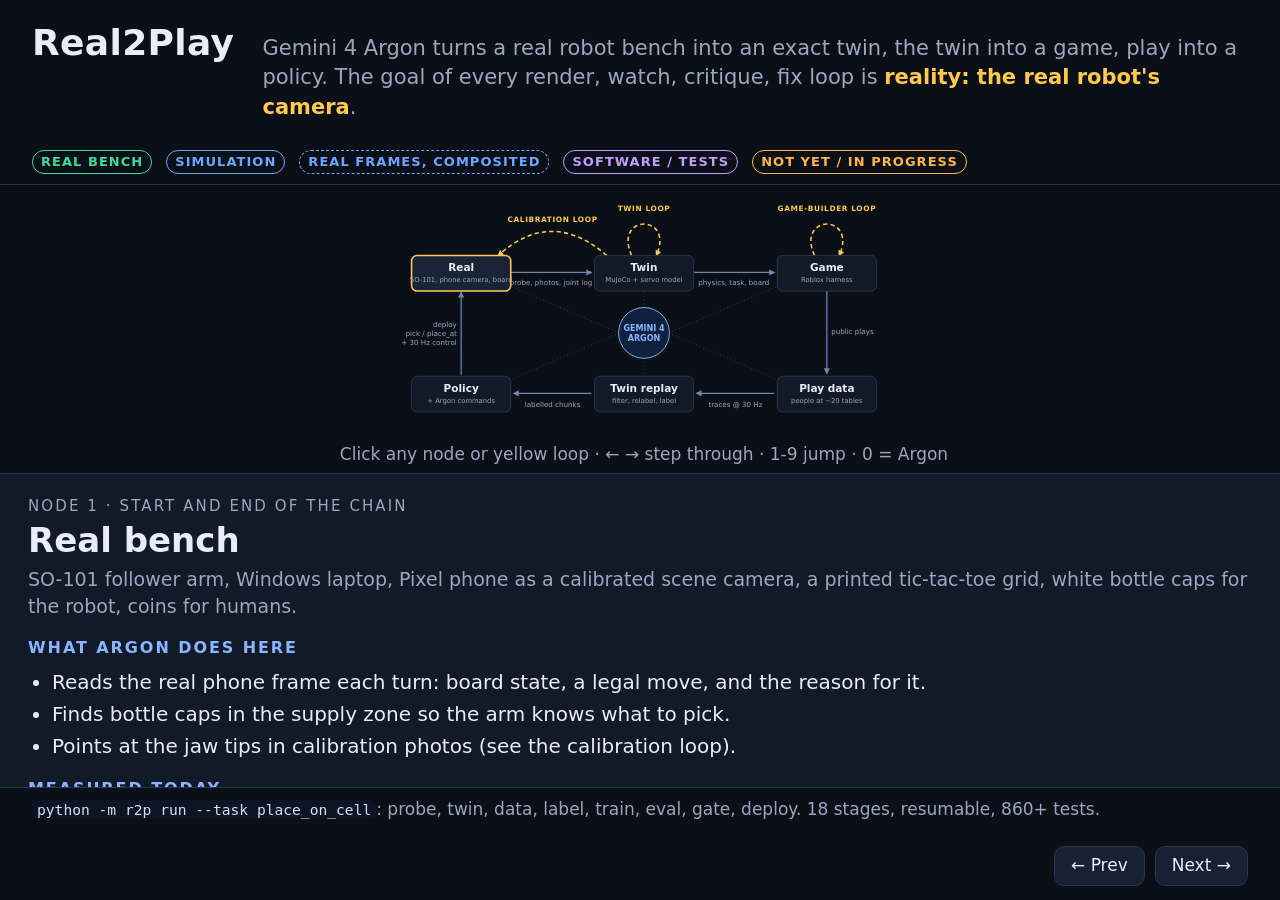
<file: docs/architecture.html>
<!doctype html>
<html lang="en">
<head>
<meta charset="utf-8">
<meta name="viewport" content="width=device-width, initial-scale=1">
<title>Real2Play Architecture</title>
<style>
  :root {
    --bg: #0b0f17;
    --panel: #121927;
    --panel-2: #182133;
    --line: #2a3650;
    --text: #e8edf7;
    --muted: #9aa7bf;
    --chain: #6f86b3;
    --loop: #ffc94d;
    --argon: #8ab4ff;
    --accent: #ffc94d;
    --real: #3ddc97;
    --sim: #6aa8ff;
    --pending: #ffb547;
    --soft: #c49bff;
  }
  * { box-sizing: border-box; }
  html, body { margin: 0; height: 100%; }
  body {
    background: var(--bg);
    color: var(--text);
    font-family: "Segoe UI", system-ui, -apple-system, Roboto, "Helvetica Neue", Arial, sans-serif;
    font-size: 20px;
    line-height: 1.4;
    display: grid;
    grid-template-rows: auto 1fr auto;
    min-height: 100vh;
  }
  header {
    display: flex; align-items: baseline; gap: 28px; flex-wrap: wrap;
    padding: 18px 32px 10px;
    border-bottom: 1px solid var(--line);
  }
  header h1 { margin: 0; font-size: 36px; letter-spacing: 0.01em; }
  header .tag { color: var(--muted); font-size: 21px; flex: 1 1 520px; }
  header .tag b { color: var(--loop); font-weight: 600; }
  .legend { display: flex; gap: 14px; flex-wrap: wrap; font-size: 16px; }
  main {
    display: grid;
    grid-template-columns: minmax(0, 1fr) 600px;
    gap: 0;
    min-height: 0;
  }
  #diagram { padding: 10px 16px 6px 24px; display: flex; flex-direction: column; justify-content: center; min-height: 0; }
  #diagram .hint { color: var(--muted); font-size: 17px; text-align: center; margin-top: 6px; }
  #diagram svg { width: 100%; height: auto; max-height: calc(100vh - 190px); display: block; }
  aside {
    background: var(--panel);
    border-left: 1px solid var(--line);
    padding: 22px 28px 20px;
    overflow-y: auto;
    max-height: calc(100vh - 120px);
  }
  aside .kind { font-size: 15px; letter-spacing: 0.14em; text-transform: uppercase; color: var(--muted); }
  aside h2 { margin: 4px 0 6px; font-size: 34px; line-height: 1.15; }
  aside .sub { color: var(--muted); margin: 0 0 14px; font-size: 19px; }
  aside h3 { margin: 18px 0 8px; font-size: 16px; letter-spacing: 0.12em; text-transform: uppercase; color: var(--argon); }
  aside h3.loop { color: var(--loop); }
  aside p { margin: 0 0 8px; }
  aside ol, aside ul { margin: 0; padding-left: 24px; }
  aside li { margin: 4px 0; }
  .metrics { list-style: none; padding: 0 !important; margin: 0; }
  .metrics li {
    display: grid; grid-template-columns: auto 1fr; gap: 12px; align-items: baseline;
    background: var(--panel-2); border: 1px solid var(--line); border-radius: 10px;
    padding: 9px 12px; margin: 7px 0;
  }
  .metrics .n { font-weight: 650; color: var(--text); }
  .chip {
    display: inline-block; font-size: 13px; font-weight: 700; letter-spacing: 0.08em;
    padding: 2px 8px; border-radius: 999px; border: 1px solid currentColor; white-space: nowrap;
  }
  .chip.real { color: var(--real); }
  .chip.sim { color: var(--sim); }
  .chip.pending { color: var(--pending); }
  .chip.soft { color: var(--soft); }
  .chip.comp { color: var(--sim); border-style: dashed; }
  code { font-family: Consolas, "Cascadia Mono", Menlo, monospace; font-size: 0.86em; color: #cfe0ff; background: #0e1522; padding: 1px 5px; border-radius: 5px; }
  .code { color: var(--muted); font-size: 16px; margin-top: 14px; }
  footer {
    display: flex; gap: 24px; align-items: center; flex-wrap: wrap;
    padding: 10px 32px 14px; border-top: 1px solid var(--line); color: var(--muted); font-size: 17px;
  }
  footer .nav { margin-left: auto; display: flex; gap: 10px; }
  button {
    font: inherit; font-size: 17px; color: var(--text); background: var(--panel-2);
    border: 1px solid var(--line); border-radius: 10px; padding: 7px 16px; cursor: pointer;
  }
  button:hover, button:focus-visible { border-color: var(--accent); outline: none; }

  /* SVG */
  .node rect, .node circle { fill: var(--panel); stroke: var(--line); stroke-width: 3; transition: stroke 0.2s, fill 0.2s; }
  .node text { fill: var(--text); pointer-events: none; }
  .node .t { font-size: 34px; font-weight: 700; }
  .node .s { font-size: 22px; fill: var(--muted); }
  .node { cursor: pointer; }
  .node:hover rect, .node:hover circle, .node:focus-visible rect, .node:focus-visible circle { stroke: var(--accent); }
  .node.sel rect, .node.sel circle { stroke: var(--accent); stroke-width: 5; fill: #1b2436; }
  .node.argon circle { fill: #10213f; stroke: var(--argon); }
  .node.argon .t { fill: var(--argon); font-size: 26px; }
  .node.argon.sel circle { stroke: var(--accent); }
  .chain { stroke: var(--chain); stroke-width: 4; fill: none; }
  .chainlbl { fill: var(--muted); font-size: 23px; }
  .spoke { stroke: var(--argon); stroke-width: 2; stroke-dasharray: 3 9; opacity: 0.45; fill: none; }
  .loop path.arc { stroke: var(--loop); stroke-width: 5; fill: none; stroke-dasharray: 14 10; animation: flow 1.2s linear infinite; }
  .loop path.hit { stroke: transparent; stroke-width: 44; fill: none; }
  .loop text { fill: var(--loop); font-size: 24px; font-weight: 700; letter-spacing: 0.08em; pointer-events: none; }
  .loop { cursor: pointer; }
  .loop.sel path.arc { stroke-width: 8; filter: drop-shadow(0 0 8px rgba(255, 201, 77, 0.8)); }
  .loop:hover path.arc, .loop:focus-visible path.arc { stroke-width: 7; }
  .node:focus, .loop:focus { outline: none; }
  @keyframes flow { to { stroke-dashoffset: -24; } }
  @media (prefers-reduced-motion: reduce) { .loop path.arc { animation: none; } }
  @media (max-width: 1300px) {
    main { grid-template-columns: 1fr; }
    aside { max-height: none; border-left: 0; border-top: 1px solid var(--line); }
  }
</style>
</head>
<body>
<header>
  <h1>Real2Play</h1>
  <div class="tag">Gemini 4 Argon turns a real robot bench into an exact twin, the twin into a game, play into a policy.
    The goal of every render, watch, critique, fix loop is <b>reality: the real robot's camera</b>.</div>
  <div class="legend">
    <span class="chip real">REAL BENCH</span>
    <span class="chip sim">SIMULATION</span>
    <span class="chip comp">REAL FRAMES, COMPOSITED</span>
    <span class="chip soft">SOFTWARE / TESTS</span>
    <span class="chip pending">NOT YET / IN PROGRESS</span>
  </div>
</header>

<main>
  <div id="diagram">
    <svg viewBox="0 0 1600 780" role="img" aria-labelledby="svgtitle">
      <title id="svgtitle">Chain: Real, Twin, Game, Play data, Twin replay, Policy with Gemini commands, back to Real. Argon at the centre; three highlighted loops.</title>
      <defs>
        <marker id="ah" viewBox="0 0 10 10" refX="8" refY="5" markerWidth="5" markerHeight="5" orient="auto-start-reverse">
          <path d="M0,0 L10,5 L0,10 z" fill="#6f86b3"/>
        </marker>
        <marker id="ahl" viewBox="0 0 10 10" refX="8" refY="5" markerWidth="4" markerHeight="4" orient="auto-start-reverse">
          <path d="M0,0 L10,5 L0,10 z" fill="#ffc94d"/>
        </marker>
      </defs>

      <!-- Argon spokes (drawn first, under everything) -->
      <g id="spokes">
        <path class="spoke" d="M720 445 L360 290"/>
        <path class="spoke" d="M800 365 L800 310"/>
        <path class="spoke" d="M880 445 L1240 290"/>
        <path class="spoke" d="M880 445 L1240 600"/>
        <path class="spoke" d="M800 525 L800 580"/>
        <path class="spoke" d="M720 445 L360 600"/>
      </g>

      <!-- Chain arrows -->
      <path class="chain" d="M370 250 L630 250" marker-end="url(#ah)"/>
      <text class="chainlbl" x="500" y="292" text-anchor="middle">probe, photos, joint log</text>
      <path class="chain" d="M960 250 L1220 250" marker-end="url(#ah)"/>
      <text class="chainlbl" x="1090" y="292" text-anchor="middle">physics, task, board</text>
      <path class="chain" d="M1390 310 L1390 575" marker-end="url(#ah)"/>
      <text class="chainlbl" x="1404" y="450" text-anchor="start">public plays</text>
      <path class="chain" d="M1220 640 L970 640" marker-end="url(#ah)"/>
      <text class="chainlbl" x="1095" y="685" text-anchor="middle">traces @ 30 Hz</text>
      <path class="chain" d="M630 640 L380 640" marker-end="url(#ah)"/>
      <text class="chainlbl" x="505" y="685" text-anchor="middle">labelled chunks</text>
      <path class="chain" d="M210 580 L210 315" marker-end="url(#ah)"/>
      <text class="chainlbl" x="196" y="425" text-anchor="end">deploy</text>
      <text class="chainlbl" x="196" y="455" text-anchor="end">pick / place_at</text>
      <text class="chainlbl" x="196" y="485" text-anchor="end">+ 30 Hz control</text>

      <!-- Loops -->
      <g class="loop" data-id="calib" tabindex="0" role="button" aria-label="Calibration loop">
        <path class="hit" d="M680 195 Q 500 40 330 195"/>
        <path class="arc" d="M680 195 Q 500 40 330 195" marker-end="url(#ahl)"/>
        <text x="505" y="88" text-anchor="middle">CALIBRATION LOOP</text>
      </g>
      <g class="loop" data-id="twinloop" tabindex="0" role="button" aria-label="Twin loop">
        <path class="hit" d="M760 195 C 700 60, 900 60, 840 195"/>
        <path class="arc" d="M760 195 C 700 60, 900 60, 840 195" marker-end="url(#ahl)"/>
        <text x="800" y="52" text-anchor="middle">TWIN LOOP</text>
      </g>
      <g class="loop" data-id="gameloop" tabindex="0" role="button" aria-label="Game-builder loop">
        <path class="hit" d="M1350 195 C 1290 60, 1490 60, 1430 195"/>
        <path class="arc" d="M1350 195 C 1290 60, 1490 60, 1430 195" marker-end="url(#ahl)"/>
        <text x="1390" y="52" text-anchor="middle">GAME-BUILDER LOOP</text>
      </g>

      <!-- Nodes -->
      <g class="node" data-id="real" tabindex="0" role="button" aria-label="Real bench">
        <rect x="50" y="195" width="320" height="115" rx="18"/>
        <text class="t" x="210" y="246" text-anchor="middle">Real</text>
        <text class="s" x="210" y="282" text-anchor="middle">SO-101, phone camera, board</text>
      </g>
      <g class="node" data-id="twin" tabindex="0" role="button" aria-label="Twin">
        <rect x="640" y="195" width="320" height="115" rx="18"/>
        <text class="t" x="800" y="246" text-anchor="middle">Twin</text>
        <text class="s" x="800" y="282" text-anchor="middle">MuJoCo + servo model</text>
      </g>
      <g class="node" data-id="game" tabindex="0" role="button" aria-label="Game">
        <rect x="1230" y="195" width="320" height="115" rx="18"/>
        <text class="t" x="1390" y="246" text-anchor="middle">Game</text>
        <text class="s" x="1390" y="282" text-anchor="middle">Roblox harness</text>
      </g>
      <g class="node" data-id="play" tabindex="0" role="button" aria-label="Play data">
        <rect x="1230" y="585" width="320" height="115" rx="18"/>
        <text class="t" x="1390" y="636" text-anchor="middle">Play data</text>
        <text class="s" x="1390" y="672" text-anchor="middle">people at ~20 tables</text>
      </g>
      <g class="node" data-id="replay" tabindex="0" role="button" aria-label="Twin replay">
        <rect x="640" y="585" width="320" height="115" rx="18"/>
        <text class="t" x="800" y="636" text-anchor="middle">Twin replay</text>
        <text class="s" x="800" y="672" text-anchor="middle">filter, relabel, label</text>
      </g>
      <g class="node" data-id="policy" tabindex="0" role="button" aria-label="Policy with Gemini commands">
        <rect x="50" y="585" width="320" height="115" rx="18"/>
        <text class="t" x="210" y="636" text-anchor="middle">Policy</text>
        <text class="s" x="210" y="672" text-anchor="middle">+ Argon commands</text>
      </g>
      <g class="node argon" data-id="argon" tabindex="0" role="button" aria-label="Gemini 4 Argon">
        <circle cx="800" cy="445" r="82"/>
        <text class="t" x="800" y="438" text-anchor="middle">GEMINI 4</text>
        <text class="t" x="800" y="470" text-anchor="middle">ARGON</text>
      </g>
    </svg>
    <div class="hint">Click any node or yellow loop · ← → step through · 1-9 jump · 0 = Argon</div>
  </div>

  <aside id="panel" aria-live="polite"></aside>
</main>

<footer>
  <span><code>python -m r2p run --task place_on_cell</code>: probe, twin, data, label, train, eval, gate, deploy. 18 stages, resumable, 860+ tests.</span>
  <div class="nav">
    <button id="prev" aria-label="Previous">&larr; Prev</button>
    <button id="next" aria-label="Next">Next &rarr;</button>
  </div>
</footer>

<script>
const R = "real", S = "sim", P = "pending", W = "soft", C = "comp";
const LABEL = { real: "REAL BENCH", sim: "SIMULATION", pending: "NOT YET", soft: "SOFTWARE", comp: "COMPOSITED" };

const DATA = {
  real: {
    kind: "Node 1 · start and end of the chain",
    title: "Real bench",
    sub: "SO-101 follower arm, Windows laptop, Pixel phone as a calibrated scene camera, a printed tic-tac-toe grid, white bottle caps for the robot, coins for humans.",
    argon: [
      "Reads the real phone frame each turn: board state, a legal move, and the reason for it.",
      "Finds bottle caps in the supply zone so the arm knows what to pick.",
      "Points at the jaw tips in calibration photos (see the calibration loop)."
    ],
    metrics: [
      [R, "0.70 px", "scene camera reprojection from an ArUco board; the board flush against the robot base is the ruler, no tape measure"],
      [R, "36.3 mm", "grid cells measured by the camera (printed at ~73 % scale)"],
      [R, "14 mm", "real pick-and-place: bottle cap onto the centre cell, 14 mm off"],
      [R, "picked + carried", "second autonomous attempt with Argon locating the supply caps"],
      [C, "20/20", "boards read correctly, all moves legal, on real frames with composited boards; latency p50 5.1 s / p90 6.1 s"]
    ],
    code: "scripts/lead/ttt_armd.py · scripts/lead/jaw_move.py · armd checks every path"
  },
  calib: {
    loop: true,
    kind: "Loop · Real ⇄ Twin kinematics",
    title: "Calibration loop",
    sub: "Render the arm model where it should be, watch where Argon sees it, critique the offset, fix the joint map.",
    steps: [
      "Move the real arm to 14 poses; the phone photographs each one.",
      "Argon points at the fixed finger tip and the moving jaw tip.",
      "Project the model's tips through the calibrated camera; compare.",
      "Robust fit of joint offsets; judge on leave-one-out poses."
    ],
    argon: [
      "Jaw-tip pointing on real photos (call sites visual:point, vcal_tips).",
      "Caught a hidden error: with the jaw closed the wrist roll is unobservable (the fixed fingertip sits near the roll axis). Shown three photos with the jaw opening wider, Argon told the fixed finger from the moving jaw."
    ],
    metrics: [
      [R, "84 → 7 px", "reprojection, training poses"],
      [R, "8.8 px", "leave-one-out median (~5 mm)"],
      [R, "~190°", "wrist roll error found; the real gripper also opens much wider than the model"],
      [R, "130 → 6.5 px", "error after fixing roll and gripper opening"]
    ],
    code: "r2p/sysid/visual.py · scripts/lead/visual_calib.py · config/joint_map.json"
  },
  twin: {
    kind: "Node 2",
    title: "Twin",
    sub: "MuJoCo twin of the bench with a servo model; the measured board, caps and camera.",
    argon: [
      "Extracts the scene (objects, sizes) from real frames.",
      "Writes the task spec from a whole recorded attempt (task_from_video).",
      "Designs the next safe experiment on the arm to shrink the twin's largest uncertainty (active twin, high thinking)."
    ],
    metrics: [
      [S, "3.3 / 9.8 mm", "gravity sag emerges from the servo model at 18 / 30 cm reach"],
      [R, "9-12 mm", "real arm sag at 30 cm, for comparison"],
      [S, "87.5 %", "expert success (224/256) with the whole board pose and cap size randomized"],
      [S, "-94.6 %", "held-out error in a simulated active-twin campaign that recovered hidden stiffness, friction and mass"],
      [P, "in progress", "active-twin experiments on the real arm"]
    ],
    code: "r2p/sim · r2p/real2sim/active.py · config/physics/"
  },
  twinloop: {
    loop: true,
    kind: "Loop · Twin vs reality",
    title: "Twin loop",
    sub: "Render the twin from the calibrated camera, watch the real frame, critique, patch. Reality is the goal.",
    steps: [
      "Replay recorded commands through the twin; render from the real camera model.",
      "Argon compares real frames with the renders of the same state.",
      "Argon proposes a bounded scene or physics patch.",
      "Keep it only if held-out frames improve and no object's overlap gets worse."
    ],
    argon: [
      "Critique and patch (real2sim:critique, medium thinking).",
      "Experiment choice and physics patch on the real arm (active_choose, active_patch, high thinking)."
    ],
    metrics: [
      [R, "0.84", "object IoU, cube, held-out real frames"],
      [R, "0.95", "object IoU, bowl, held-out real frames"],
      [R, "rejected", "a worse proposed iteration was rejected by the keep rule"]
    ],
    code: "r2p/real2sim/loop.py · scripts/argon/run_twin.py · scripts/argon/active_twin.py"
  },
  game: {
    kind: "Node 3",
    title: "Game",
    sub: "A reusable Roblox harness, not one game: a lobby of ~20 tables, sit at a table to play, preset tools in configurable levels.",
    argon: [
      "Builds the game as an Antigravity managed agent (see the game-builder loop).",
      "Authors new tasks with positive and negative checker vectors, also as a managed agent."
    ],
    metrics: [
      [W, "442", "shared test vectors: the same success checker ported to Luau"],
      [W, "4.97 mm", "parity with the twin (cube final position)"],
      [P, "not published", "the Roblox game is not public yet"]
    ],
    code: "roblox/ · roblox/ACCEPTANCE.md"
  },
  gameloop: {
    loop: true,
    kind: "Loop · Antigravity managed agent",
    title: "Game-builder loop",
    sub: "Argon writes the game, runs its tests, fixes it; we only accept what passes our own tests.",
    steps: [
      "Argon, in a Google-hosted Antigravity sandbox, receives the task, measured board, physics, camera and harness sources.",
      "It writes the game configuration and runs the tests in the sandbox.",
      "Returned files are applied in an isolated local workspace.",
      "All Luau suites and numerical trajectory parity must pass. Nothing publishes itself; the owner publishes."
    ],
    argon: [
      "build_game and author_task, gemini-4-argon inside Antigravity managed agents."
    ],
    metrics: [
      [W, "5/5 suites", "dry run: all Luau suites pass; joint RMS 0.009° and jaw RMS 0.07 mm vs the twin over 180 ticks"],
      [P, "in progress", "live managed game run"]
    ],
    code: "r2p/agents.py · scripts/argon/build_game.py · scripts/argon/author_task.py"
  },
  play: {
    kind: "Node 4",
    title: "Play data",
    sub: "The public plays the task at a table. Every round is logged at 30 Hz and uploaded to an authenticated trace receiver.",
    argon: [
      "Nothing at play time: success is decided server-side by the shared checker, so a player cannot claim a win the twin would not grant."
    ],
    metrics: [
      [W, "r2p_trace/1", "30 Hz episode format shared by game, twin and robot"],
      [P, "pending", "human play starts when the game is published"]
    ],
    code: "roblox/src · scripts/demo_up.py (trace receiver :8770)"
  },
  replay: {
    kind: "Node 5",
    title: "Twin replay",
    sub: "Every game trace goes back through the accurate twin before it can train anything.",
    argon: [
      "Labels each episode into commands: pick(piece), place_at(piece, cell), release, home (labeling:refine)."
    ],
    steps: [
      "Replay in MuJoCo with the current identified physics.",
      "Reject physically impossible episodes.",
      "Relabel actions as the robot's absolute joint-target chunks.",
      "Attach Argon's command segments."
    ],
    metrics: [
      [S, "87.5 %", "expert traces from the same twin (224/256), mixed with play"],
      [P, "in progress", "replay of real human play (needs the published game)"]
    ],
    code: "r2p/traces.py · r2p/labeling.py · r2p/pipeline"
  },
  policy: {
    kind: "Node 6 · back to Real",
    title: "Policy + Argon commands",
    sub: "Argon is the brain, the policy is the hands. Argon issues pick(piece) and place_at(piece, cell); the learned policy does low-level control at 30 Hz.",
    argon: [
      "Chooses the next command from the camera (one call per subtask, ~5 s).",
      "Real attempts are recorded and go back to the twin loop: the chain is closed."
    ],
    metrics: [
      [S, "3 seeds", "ensemble; absolute 15×6 joint-target chunks at 30 Hz"],
      [S, "thousands", "expert traces; trained on the RTX PRO 6000 rig"],
      [W, "gate", "deploys only if it beats the incumbent on identical scenes"],
      [P, "not yet", "the learned policy has not run on the real arm"]
    ],
    code: "r2p/policy · r2p/robot · scripts/robot/run_policy.py"
  },
  argon: {
    kind: "The brain",
    title: "Gemini 4 Argon",
    sub: "gemini-4-argon only, through the Interactions API with a thinking level per call. Antigravity managed agents run Argon in a Google-hosted sandbox for game building and task authoring. Flash is off.",
    list: [
      ["Board reading + move", "ttt:decide · medium"],
      ["Cap finding", "ttt:caps · low"],
      ["Jaw-tip pointing", "visual:point, vcal_tips · low"],
      ["Scene extraction", "real2sim:detect · low"],
      ["Task from video", "task_from_video · low"],
      ["Twin critique + patch", "real2sim:critique · medium"],
      ["Experiment design", "active_choose, active_patch · high"],
      ["Trace labelling", "labeling:refine · low"],
      ["Task authoring", "author_task · Antigravity"],
      ["Game building", "build_game · Antigravity"]
    ],
    metrics: [
      [C, "p50 5.1 s", "board turn latency (p90 6.1 s): why Argon plans and the policy moves"],
      [W, "cache-only", "every call is hashed and logged; the demo replays with zero requests"]
    ],
    code: "r2p/gemini.py · r2p/agents.py · README.md (call-site table)"
  }
};

const ORDER = ["real", "calib", "twin", "twinloop", "game", "gameloop", "play", "replay", "policy", "argon"];
let cur = 0;

function el(tag, cls, text) {
  const e = document.createElement(tag);
  if (cls) e.className = cls;
  if (text !== undefined) e.textContent = text;
  return e;
}

function render(id) {
  const d = DATA[id];
  const p = document.getElementById("panel");
  p.replaceChildren();
  p.append(el("div", "kind", d.kind), el("h2", null, d.title), el("p", "sub", d.sub));
  if (d.steps) {
    p.append(el("h3", "loop", d.loop ? "Render · watch · critique · fix" : "Steps"));
    const ol = el("ol");
    d.steps.forEach(s => ol.append(el("li", null, s)));
    p.append(ol);
  }
  if (d.list) {
    p.append(el("h3", null, "Call sites"));
    const ul = el("ul", "metrics");
    d.list.forEach(([a, b]) => {
      const li = el("li");
      li.append(el("span", "n", a), el("span", null, b));
      ul.append(li);
    });
    p.append(ul);
  }
  if (d.argon) {
    p.append(el("h3", null, "What Argon does here"));
    const ul = el("ul");
    d.argon.forEach(s => ul.append(el("li", null, s)));
    p.append(ul);
  }
  p.append(el("h3", null, "Measured today"));
  const ml = el("ul", "metrics");
  d.metrics.forEach(([k, n, t]) => {
    const li = el("li");
    const left = el("div");
    left.append(el("span", "chip " + k, LABEL[k]));
    const right = el("div");
    right.append(el("span", "n", n + "  "), document.createTextNode(t));
    li.append(left, right);
    ml.append(li);
  });
  p.append(ml);
  p.append(el("div", "code", d.code));
  document.querySelectorAll(".node, .loop").forEach(g => g.classList.toggle("sel", g.dataset.id === id));
  cur = ORDER.indexOf(id);
}

document.querySelectorAll(".node, .loop").forEach(g => {
  g.addEventListener("click", () => render(g.dataset.id));
  g.addEventListener("keydown", e => {
    if (e.key === "Enter" || e.key === " ") { e.preventDefault(); render(g.dataset.id); }
  });
});
document.getElementById("next").onclick = () => render(ORDER[(cur + 1) % ORDER.length]);
document.getElementById("prev").onclick = () => render(ORDER[(cur - 1 + ORDER.length) % ORDER.length]);
document.addEventListener("keydown", e => {
  if (e.key === "ArrowRight" || e.key === "PageDown") render(ORDER[(cur + 1) % ORDER.length]);
  else if (e.key === "ArrowLeft" || e.key === "PageUp") render(ORDER[(cur - 1 + ORDER.length) % ORDER.length]);
  else if (e.key >= "1" && e.key <= "9") render(ORDER[+e.key - 1]);
  else if (e.key === "0") render("argon");
});
window.addEventListener("hashchange", () => { const h = location.hash.slice(1); if (DATA[h]) render(h); });
render(DATA[location.hash.slice(1)] ? location.hash.slice(1) : "real");
</script>
</body>
</html>
</file>
